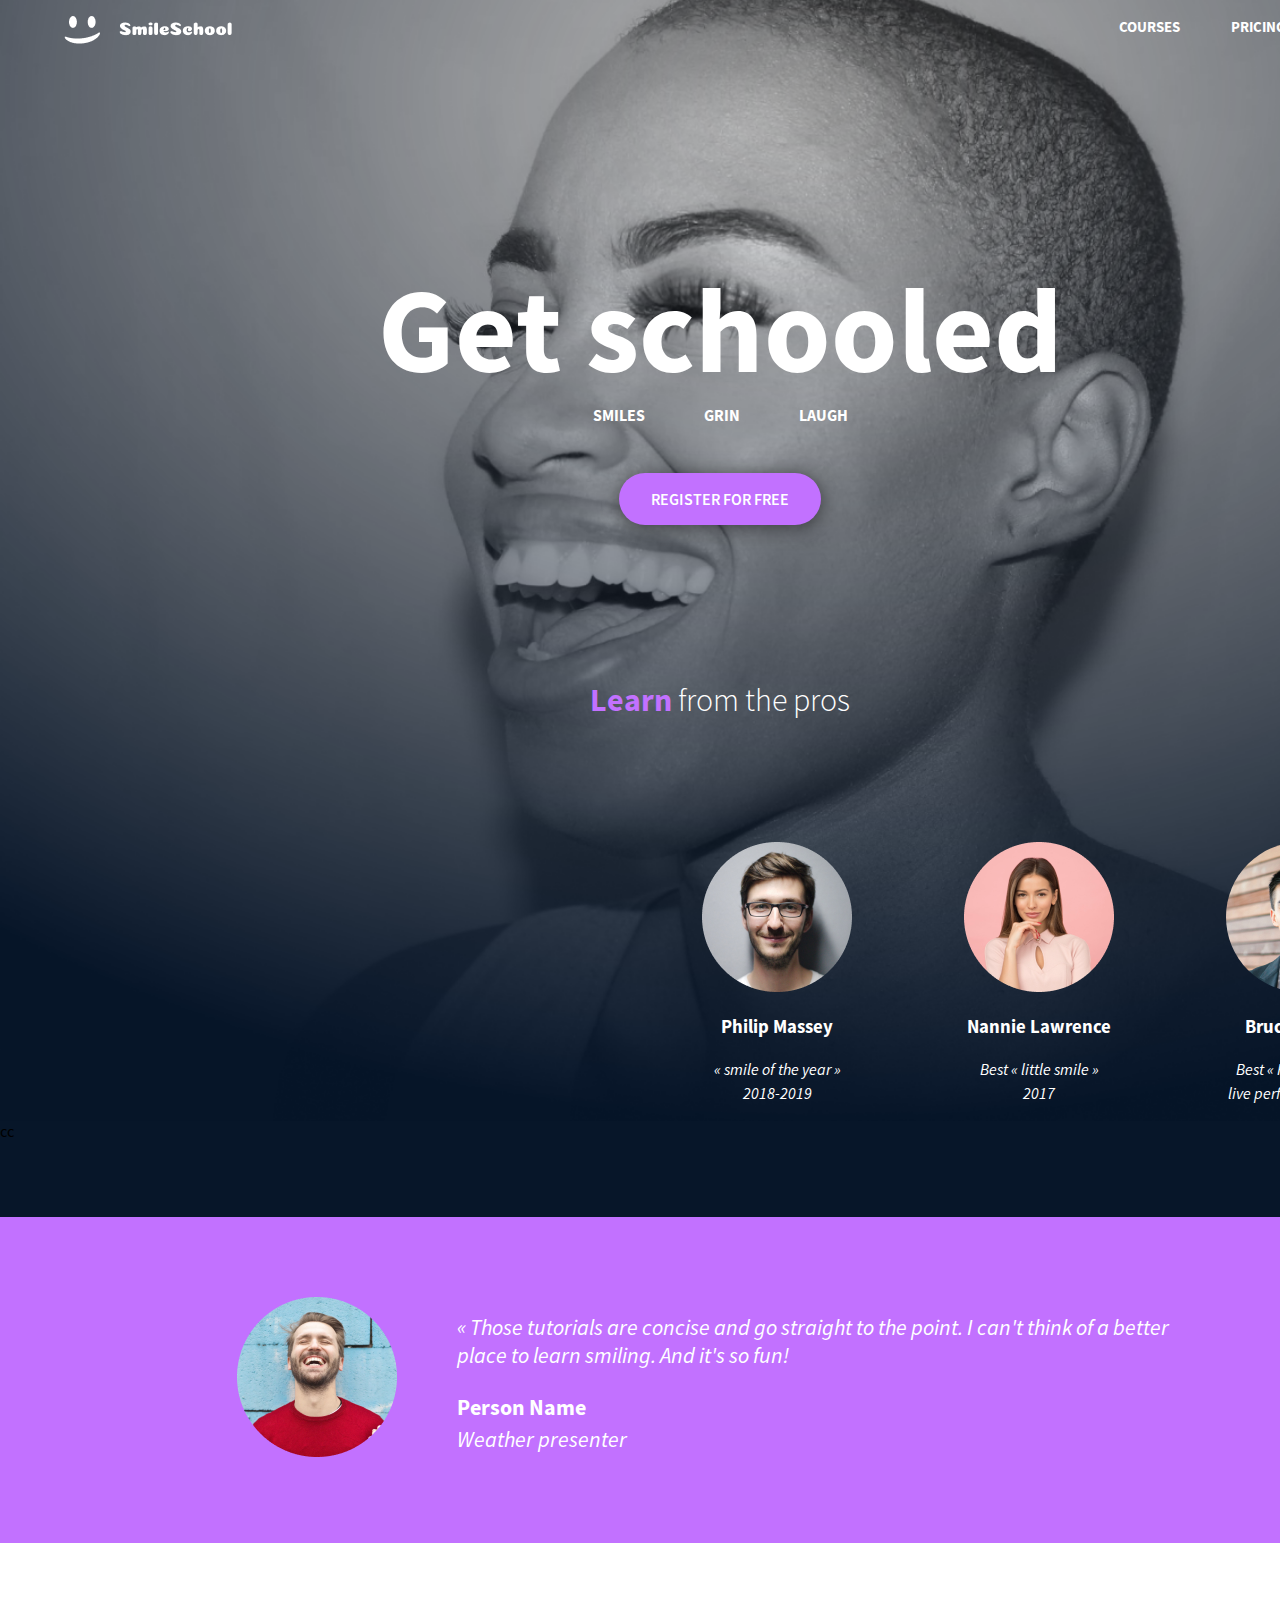
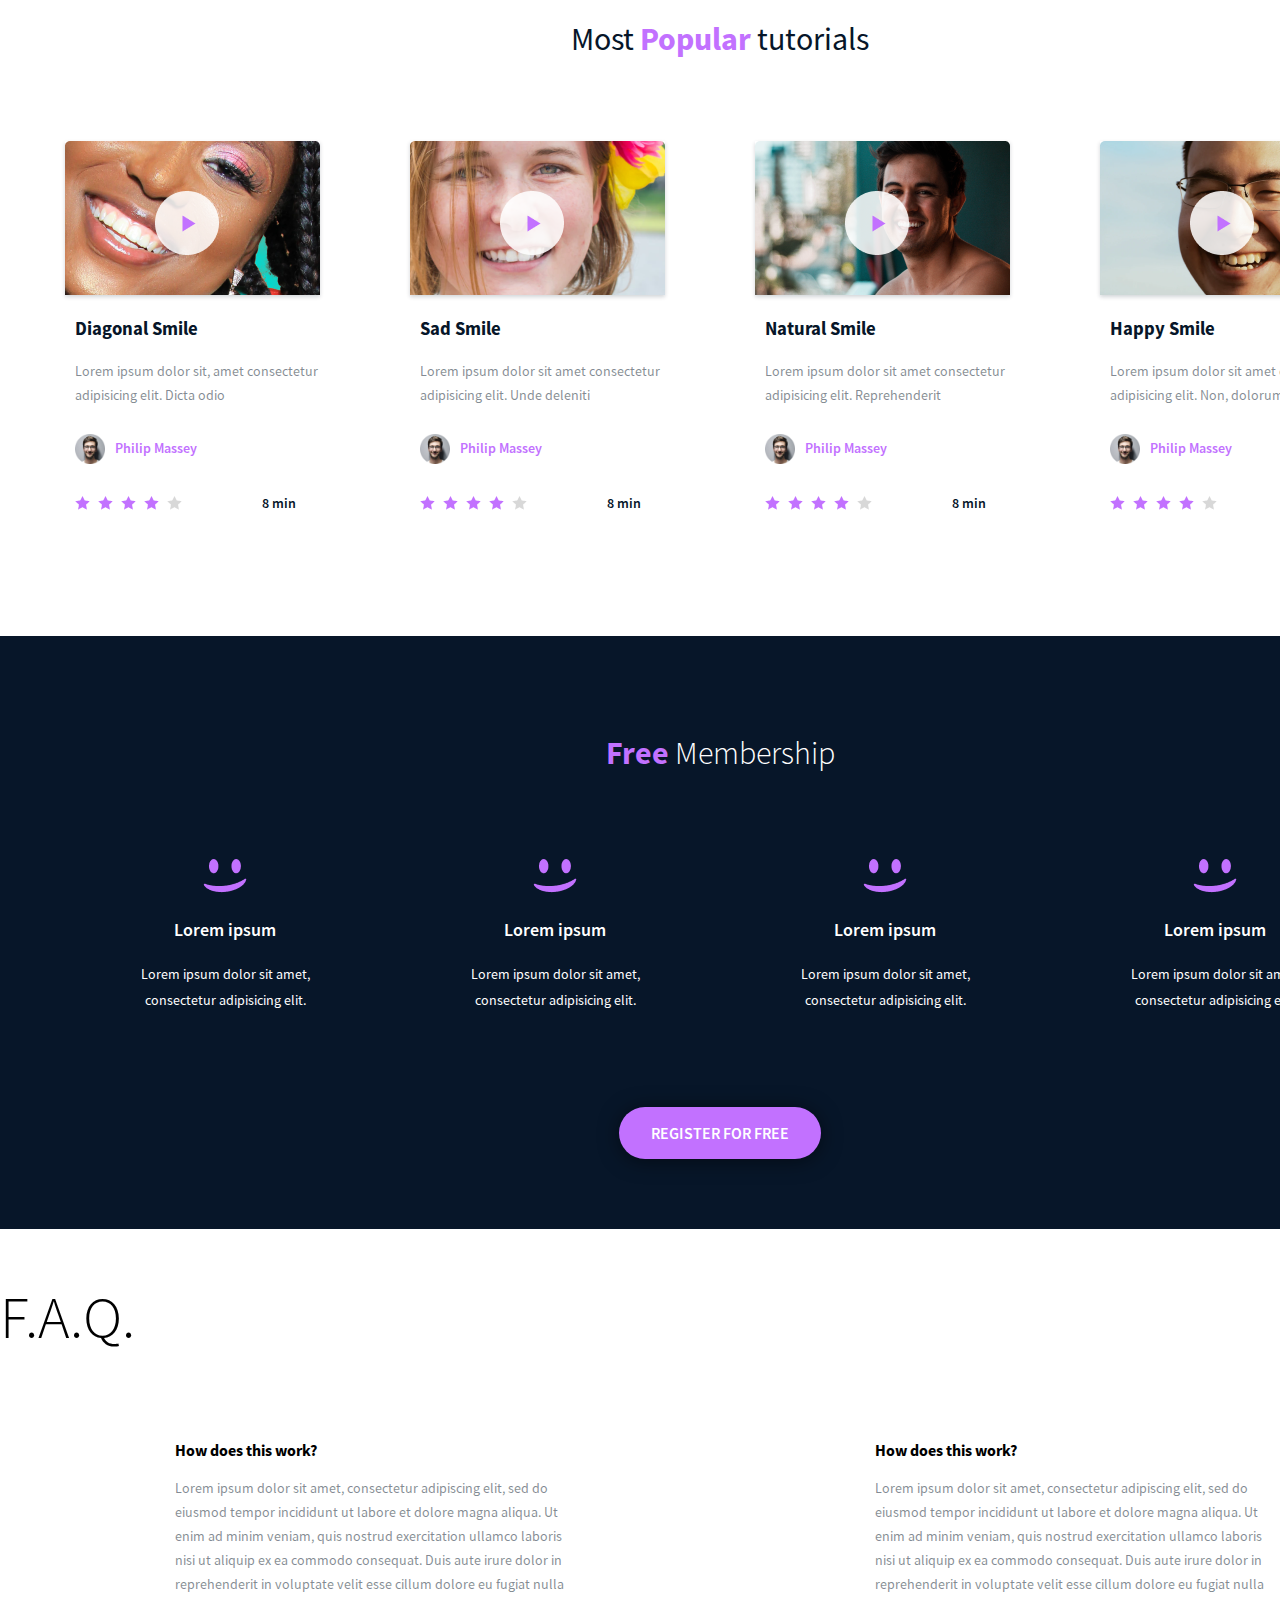
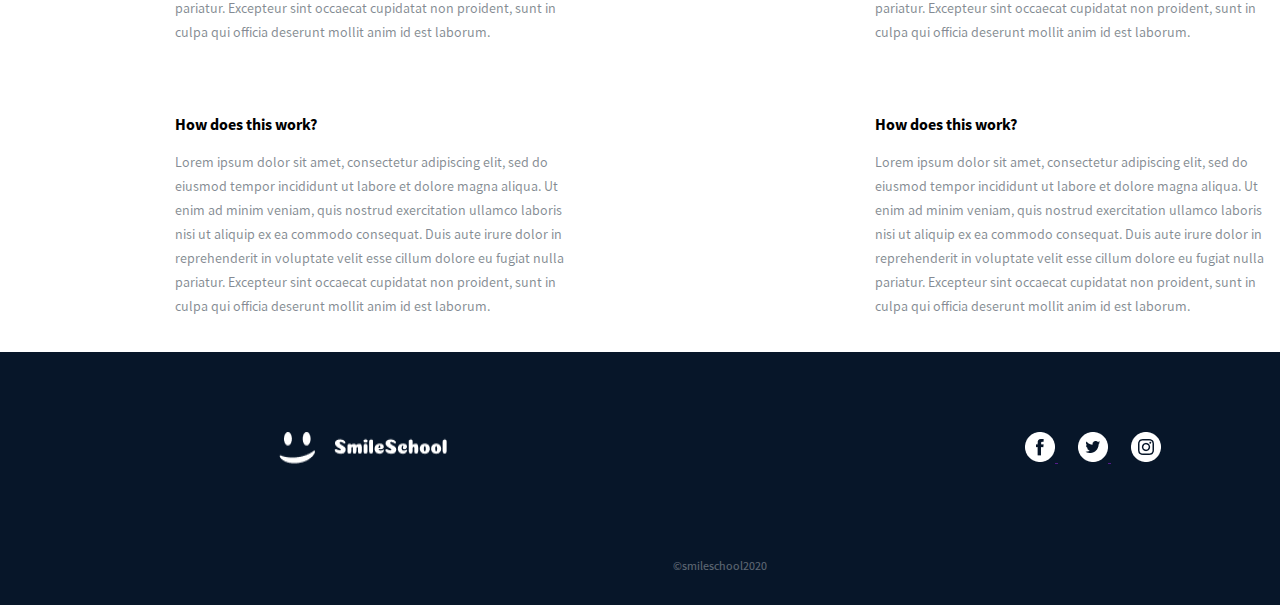
<file: css_advanced/index.html>
<!DOCTYPE html>
<html lang="en">
<head>
    <meta charset="UTF-8">
    <meta name="viewport" content="width=device-width, initial-scale=1.0">
    <link rel="stylesheet" href="styles.css">
    <title>CSS Advanced</title>
</head>
<body>
    <!-- Navigation Section -->
    <div class="banner">
        <header>
            <img src="image/logo.png" alt="" class="logo">
            <nav>
                <a href="">COURSES</a>
                <a href="">PRICING</a>
                <a href="">LOGIN</a>
            </nav>
        </header>

        <!-- Header Section -->
        <div class="main">
            <section class="main1">
                <div>
                    <h1>Get schooled</h1>
                    <p class="sgl">SMILES GRIN LAUGH</p>
                    <button class="first-button">REGISTER FOR FREE</button>
                </div>
                <div class="pro-sect">
                    <h2 class="heading2"><span class="learn">Learn</span> from the pros</h2>
                    <div class="pros">
                        <div>
                            <img src="image/1.png" alt="portrait-photo">
                            <h3 class="name">Philip Massey</h3>
                            <p class="pro-content">« smile of the year » 2018-2019</p>
                        </div>
                        <div>
                            <img src="image/3.png" alt="portrait-photo">
                            <h3 class="name">Nannie Lawrence</h3>
                            <p class="pro-content"> Best « little smile » 2017</p>
                        </div>
                        <div>
                            <img src="image/2.png" alt="portrait-photo" style="border-radius: 50%;">
                            <h3 class="name">Bruce Walters</h3>
                            <p class="pro-content"> Best « Friend smile » live performance 2019</p>
                        </div>
                        <div>
                            <img src="image/4.png" alt="portrait-photo">
                            <h3 class="name">Henry Hughes</h3>
                            <p class="pro-content"> « 24th smiles » winner 2016-2019</p>
                        </div>
                    </div>
                </div>
            </section>
        </div>
    </div>
    <div class="blank">cc</div>

    <main>
        <!-- Testimonial Section -->
        <section id="testimonial-section">
            <div class="testimonial">
                <div>
                    <img src="image/5.png" alt="smiling face">
                </div>
                <div class="qcontent">
                    <cite>« Those tutorials are concise and go straight to the point. I can't think of a better place to learn smiling. And it's so fun!</cite>
                    <p class="qname">Person Name</p>
                    <i class="qtitle">Weather presenter</i>
                </div>
            </div>
        </section>

        <!-- Tutorial Section -->
        <section class="tutorial-section">
            <h2 class="thead">Most <span class="popular">Popular</span> tutorials</h2>
            <div class="tutorial">
                <div class="smile">
                    <div class="img-parent">
                        <img src="image/9.png" alt="" class="image1">
                        <img src="image/play.png" alt="" class="image2">
                    </div>
                    <div class="tutorial-content">
                        <h3>Diagonal Smile</h3>
                        <p class="lorem">Lorem ipsum dolor sit, amet consectetur adipisicing elit. Dicta odio</p>
                        <div class="tutor">
                            <img src="image/1(1).png" alt="" class="tutor-img">
                            <h3 class="tname">Philip Massey</h3>
                        </div>
                        <div class="rate-time">
                            <img src="image/rating.png" alt="" class="rate">
                            <p class="time">8 min</p>
                        </div>
                    </div>
                </div>
                <div class="smile">
                    <div class="img-parent">
                        <img src="image/7.png" alt="" class="image1">
                        <img src="image/play.png" alt="" class="image2">
                    </div>
                    <div class="tutorial-content">
                        <h3>Sad Smile</h3>
                        <p class="lorem">Lorem ipsum dolor sit amet consectetur adipisicing elit. Unde deleniti</p>
                        <div class="tutor">
                            <img src="image/1.png" alt="" class="tutor-img">
                            <h3 class="tname">Philip Massey</h3>
                        </div>
                        <div class="rate-time">
                            <img src="image/rating.png" alt="" class="rate">
                            <p class="time">8 min</p>
                        </div>
                    </div>
                </div>
                <div class="smile">
                    <div class="img-parent">
                        <img src="image/8.png" alt="" class="image1">
                        <img src="image/play.png" alt="" class="image2">
                    </div>
                    <div class="tutorial-content">
                        <h3>Natural Smile</h3>
                        <p class="lorem">Lorem ipsum dolor sit amet consectetur adipisicing elit. Reprehenderit</p>
                        <div class="tutor">
                            <img src="image/1(1).png" alt="" class="tutor-img">
                            <h3 class="tname">Philip Massey</h3>
                        </div>
                        <div class="rate-time">
                            <img src="image/rating.png" alt="" class="rate">
                            <p class="time">8 min</p>
                        </div>
                    </div>
                </div>
                <div class="smile">
                    <div class="img-parent">
                        <img src="image/6.png" alt="" class="image1">
                        <img src="image/play.png" alt="" class="image2">
                    </div>
                    <div class="tutorial-content">
                        <h3>Happy Smile</h3>
                        <p class="lorem">Lorem ipsum dolor sit amet consectetur adipisicing elit. Non, dolorum.</p>
                        <div class="tutor">
                            <img src="image/1(1).png" alt="" class="tutor-img">
                            <h3 class="tname">Philip Massey</h3>
                        </div>
                        <div class="rate-time">
                            <img src="image/rating.png" alt="" class="rate">
                            <p class="time">8 min</p>
                        </div>
                    </div>
                </div>
            </div>
        </section>

        <!-- Membership Section -->
        <section class="membership-section">
            <h2 class="mhead"><span class="free">Free</span> Membership</h2>
            <div class="membership-content">
                <div class="membership">
                    <img src="image/smile(1).png" alt="">
                    <h3 class="mshead">Lorem ipsum</h3>
                    <p class="mscon">Lorem ipsum dolor sit amet, consectetur adipisicing elit.</p>
                </div>
                <div class="membership">
                    <img src="image/smile(1).png" alt="">
                    <h3 class="mshead">Lorem ipsum</h3>
                    <p class="mscon">Lorem ipsum dolor sit amet, consectetur adipisicing elit.</p>
                </div>
                <div class="membership">
                    <img src="image/smile(1).png" alt="">
                    <h3 class="mshead">Lorem ipsum</h3>
                    <p class="mscon">Lorem ipsum dolor sit amet, consectetur adipisicing elit.</p>
                </div>
                <div class="membership">
                    <img src="image/smile(1).png" alt="">
                    <h3 class="mshead">Lorem ipsum</h3>
                    <p class="mscon">Lorem ipsum dolor sit amet, consectetur adipisicing elit.</p>
                </div>
            </div>
            <button class="mbutton" type="submit">REGISTER FOR FREE</button>
        </section>

        <!-- F.A.Q Section -->
        <section class="faq-section">
            <h2 class="faqhead">F.A.Q.</h2>
            <div class="faq">
                <div class="faq-sec">
                    <h3 class="fhead">How does this work?</h3>
                    <p class="faq-con">Lorem ipsum dolor sit amet, consectetur adipiscing elit, sed do eiusmod tempor incididunt ut labore et dolore magna aliqua. Ut enim ad minim veniam, quis nostrud exercitation ullamco laboris nisi ut aliquip ex ea commodo consequat. Duis aute irure dolor in reprehenderit in voluptate velit esse cillum dolore eu fugiat nulla pariatur. Excepteur sint occaecat cupidatat non proident, sunt in culpa qui officia deserunt mollit anim id est laborum.</p>
                </div>
                <div class="faq-sec">
                    <h3 class="fhead">How does this work?</h3>
                    <p class="faq-con">Lorem ipsum dolor sit amet, consectetur adipiscing elit, sed do eiusmod tempor incididunt ut labore et dolore magna aliqua. Ut enim ad minim veniam, quis nostrud exercitation ullamco laboris nisi ut aliquip ex ea commodo consequat. Duis aute irure dolor in reprehenderit in voluptate velit esse cillum dolore eu fugiat nulla pariatur. Excepteur sint occaecat cupidatat non proident, sunt in culpa qui officia deserunt mollit anim id est laborum.</p>
                </div>
            </div>
            <div class="faq">
                <div class="faq-sec">
                    <h3 class="fhead">How does this work?</h3>
                    <p class="faq-con">Lorem ipsum dolor sit amet, consectetur adipiscing elit, sed do eiusmod tempor incididunt ut labore et dolore magna aliqua. Ut enim ad minim veniam, quis nostrud exercitation ullamco laboris nisi ut aliquip ex ea commodo consequat. Duis aute irure dolor in reprehenderit in voluptate velit esse cillum dolore eu fugiat nulla pariatur. Excepteur sint occaecat cupidatat non proident, sunt in culpa qui officia deserunt mollit anim id est laborum.</p>
                </div>
                <div class="faq-sec">
                    <h3 class="fhead">How does this work?</h3>
                    <p class="faq-con">Lorem ipsum dolor sit amet, consectetur adipiscing elit, sed do eiusmod tempor incididunt ut labore et dolore magna aliqua. Ut enim ad minim veniam, quis nostrud exercitation ullamco laboris nisi ut aliquip ex ea commodo consequat. Duis aute irure dolor in reprehenderit in voluptate velit esse cillum dolore eu fugiat nulla pariatur. Excepteur sint occaecat cupidatat non proident, sunt in culpa qui officia deserunt mollit anim id est laborum.</p>
                </div>
            </div>
        </section>
    </main>

    <!-- Footer Section -->
    <footer class="footer">
        <div class="footer-section">
            <div class="social-sec">
                <img src="image/logo.png" alt="" class="footer-logo">
                <div>
                    <a href="" class="social">
                        <img src="image/Facebook_White-1.png" alt="">
                    </a>
                    <a href="" class="social">
                        <img src="image/Twitter_White-1.png" alt="">
                    </a>
                    <a href="" class="social">
                        <img src="image/Instagram_White-1.png" alt="">
                    </a>
                </div>
            </div>
            <p class="copyright">©smileschool2020</p>
        </div>
    </footer>
</body>
</html>
</file>
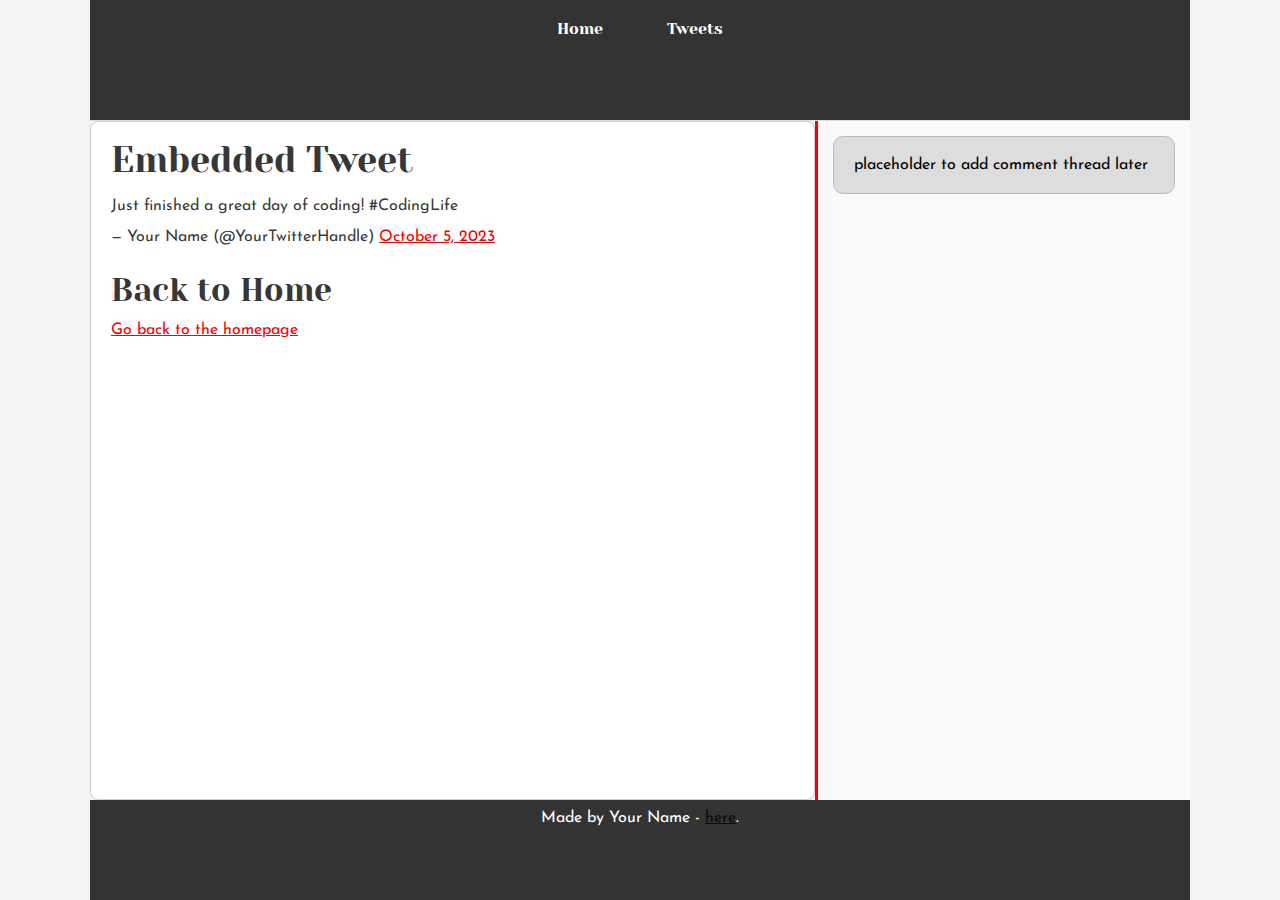
<file: css_basic/tweets.html>
<!DOCTYPE html>
<html lang="en">
<head>
    <meta charset="UTF-8">
    <meta name="viewport" content="width=device-width, initial-scale=1.0">
    <link href="base.css" rel="stylesheet">
    <link href="styles.css" rel="stylesheet">
    <title>Tweets Page</title>
</head>
<body>
    <header>
        <ul>
            <li><a href="index.html">Home</a></li>
            <li><a href="tweets.html">Tweets</a></li>
        </ul>
    </header>
    
    <main>
        <article>
            <h1>Embedded Tweet</h1>

            <!-- Embed a sample tweet -->
            <blockquote class="twitter-tweet">
                <p lang="en" dir="ltr">Just finished a great day of coding! #CodingLife</p>&mdash; Your Name (@YourTwitterHandle) 
                <a href="https://twitter.com/YourTwitterHandle/status/1234567890123456789">October 5, 2023</a>
            </blockquote>
            <script async src="https://platform.twitter.com/widgets.js" charset="utf-8"></script>

            <h2>Back to Home</h2>
            <p><a href="index.html">Go back to the homepage</a></p>
        </article>
        
        <aside>
            <p>placeholder to add comment thread later</p>
        </aside>
    </main>

    <footer>
        <p>Made by Your Name - <a href="https://www.example.com" target="_blank">here</a>.</p>
    </footer>
</body>
</html>
</file>
<file: css_advanced/styles.css>
/* font source-sans-pro black*/
@font-face {
    font-family: 'source-sans-pro';
    src: url('source-sans-pro/SourceSansPro-Black.otf');
    font-weight: 900;
    font-style: normal;
}

/* font source-sans-pro regular*/

@font-face {
    font-family: 'source-sans-pro';
    src: url('source-sans-pro/SourceSansPro-Regular.otf');
    font-weight: normal;
    font-style: normal;
}

/* font source-sans-pro black italic */
@font-face {
    font-family: 'source-sans-pro';
    src: url('source-sans-pro/SourceSansPro-BlackIt.otf');
    font-weight: 900;
    font-style: italic;
}

/* font source-sans-pro bold */

@font-face {
    font-family: 'source-sans-pro';
    src: url('source-sans-pro/SourceSansPro-Bold.otf');
    font-weight: bold;
    font-style: normal;
}

/* font source-sans-pro bold italic */

@font-face {
    font-family: 'source-sans-pro';
    src: url('source-sans-pro/SourceSansPro-BoldIt.otf');
    font-weight: bold;
    font-style: italic;
}

/* font source-sans-pro extra light */

@font-face {
    font-family: 'source-sans-pro';
    src: url('source-sans-pro/SourceSansPro-ExtraLight.otf');
    font-weight: 200;
    font-style: normal;
}

/* font source-sans-pro extra light italic */

@font-face {
    font-family: 'source-sans-pro';
    src: url('source-sans-pro/SourceSansPro-ExtraLightIt.otf');
    font-weight: 200;
    font-style: italic;
}

/* font source-sans-pro italic */
@font-face {
    font-family: 'source-sans-pro';
    src: url('source-sans-pro/SourceSansPro-It.otf');
    font-weight: normal;
    font-style: italic;
}

/* font source-sans-pro light */

@font-face {
    font-family: 'source-sans-pro';
    src: url('source-sans-pro/SourceSansPro-Light.otf');
    font-weight: 300;
    font-style: normal;
}

/* font source-sans-pro light italic */

@font-face {
    font-family: 'source-sans-pro';
    src: url('source-sans-pro/SourceSansPro-LightIt.otf');
    font-weight: 300;
    font-style: italic;
}

/* font source-sans-pro semi bold */

@font-face {
    font-family: 'source-sans-pro';
    src: url('source-sans-pro/SourceSansPro-Semibold.otf');
    font-weight: 600;
    font-style: normal;
}

/* font source-sans-pro semi bold italic */

@font-face {
    font-family: 'source-sans-pro';
    src: url('source-sans-pro/SourceSansPro-SemiboldIt.otf');
    font-weight: 600;
    font-style: italic;
}

/* Variables */

:root {
    --color-primary: #C271FF;
    --color-light-black: #071629;
    --color-white: #FFFFFF;
    --color-black: #000000;
    --color-gray: #D8D8D8;
    --radial-gradient: #29303D00, #071629;

    --primary-text-color: var(--color-white);
    --secondary-text-color: var(--color-black);

    --font-family-base: 'Source Sans Pro';
    --font-align: center;
    --font-style: normal;


    /* HEADER */

    --header-width: 68.96rem;
    --header-height: 1.84rem;
    --header-font-family: var(--font-family-base);
    --header-font-size: 0.93rem;
    --header-menu-height: 0.75rem;
    --header-menu-font-weight: 700;
    --header-menu-line-height: normal;
    --header-menu-font-style: var(--font-style);
    --header-font-color: var(--color-white);

    /* LOGO */

    --logo-width: 10.44rem;
    --logo-height: 1.84rem;
    
    /* LINKS */

    --link-text-color: var(--color-white);
    --link-text-decoration: none;

    /* MAIN */

    --main-text-color: var(--color-white);
    --main-font-family: var(--font-family-base);
    --main-heading-font-size: 7.5rem;

    /* BUTTON */
    /* --button-width: 10.12rem; */
    /* --button-height: 4.75rem; */
    --button-font-size: 1rem;
    --button-background-color: var(--color-primary);
    --button-font-weight: 600;
    --button-font-style: var(--font-style);
    --button-line-height: normal;
    --button-box-shadow: 0px 2px 20px 0px rgba(0, 0, 0, 0.50);
    --button-text-color: var(--color-white);
    --button-border-radius: 50px;

    
}

/* Base */

*, *:before, *:after {
    box-sizing: border-box;
}

html {
    scroll-behavior: smooth;
    font-family: 'source-sans-pro';
}

body {
    font-family: var(--font-family-base);
    min-width: 90rem;
    margin: 0px;
    padding: 0px;
    font-family: 'source-sans-pro';
}

button {
    text-align: var(--font-align);
    background-color: var(--button-background-color);
    color: var(--button-text-color);
    padding: 1rem 2rem;
    border-radius: var(--button-border-radius);
    box-shadow: var(--button-box-shadow);
    border: none;
    font-size: var(--button-font-size);
    font-weight: 600;
    font-family: 'source-sans-pro';
}

/* Header And Banner */

.banner {
    background-image: url(image/Object.png);
    background-size: cover;
    background-repeat: no-repeat;
    width: 100%;
    display: flex;
    flex-direction: column;
    text-align: var(--font-align);
    background-color: #071629;
}

header {
    display: flex;
    justify-content: space-between;
    padding: 1rem 4rem;
}

nav>a {
    color: var(--link-text-color);
    text-decoration: var(--link-text-decoration);
    font-weight: var(--header-menu-font-weight);   
    line-height: var(--header-menu-line-height);
    font-style: var(--header-menu-font-style);
    font-size: var(--header-font-size);
    height: var(--header-menu-height);
    padding-left: 3rem;
}

.main1 {
    color: var(--main-text-color);
    display: flex;
    flex-direction: column;
    justify-content: center;
    align-items: center;
}

h1 {
    font-size: 7.5rem;
    text-align: center;
    margin-bottom: 0rem;
    margin-top: 12rem;
    font-weight: 700;
}

.sgl {
    margin-top: 0rem;
    word-spacing: 3.5rem;
    font-size: 1rem;
    font-weight: 700;
}

.first-button {
    margin-top: 2rem;
}

.pro-sect {
    margin-top: 8rem;
}

.heading2 {
    font-size: 2rem;
    font-weight: 300;
    font-style: normal;
    line-height: normal;
}

.learn {
    color: var(--color-primary);
    font-weight: 700;
}

.pros {
    display: flex;
    flex-direction: row;
    justify-content: space-around;
    width: 9.375rem;
    text-align: var(--font-align);
    align-items: center;
    padding-top: 6rem;
}

.pros>div {
    padding-left: 7rem;
}

.pros>div.name {
    line-height: 1.69rem;
    font-size: 1.125rem;
    font-weight: 900;
}

.pro-content {
    line-height: 1.5rem;
    font-size: 1rem;
    font-style: italic;
    font-weight: 400;
}

.blank{
    background-color: #071629;
    width: 100%;
    margin-top: 0rem;
    padding-top: 0rem;
    height: 6rem;
}

/* TESTIMONIAL SECTION */

#testimonial-section{
    width: 100%;
    background-color: var(--color-primary);
}

.testimonial {
    padding: 80px 0px;
    display: flex;
    justify-content: center;
    align-items: center;
    color: var(--color-white);
    font-size: 1.375rem;
    text-align: left;
}

.qcontent {
    width: 56%;
    padding-left: 60px;
    margin-top: 7px;
}

.qname {
    font-weight: 700;
    line-height: 2.1rem;
    margin-bottom: 0px;
}

.qtitle {
    font-weight: 400;
    line-height: 0rem;
    font-style: italic;
    padding-top: 0px;
}

.img-parent {
    position: relative;
    top: 0;
    left: 0;
}

.image1 {
    position: relative;
    top: 0;
    left: 0;
    box-shadow: 0px 2px 4px 0px rgba(7, 22, 41, 0.18);
}

.image2 {
    position: absolute;
    top: 50px;
    left: 90px;
}

.tutorial-section {
    width: 100%;
    display: flex;
    flex-direction: column;
    justify-content: center;
    align-items: center;
    padding-bottom: 100px;
}

.thead {
    text-align: center;
    font-size: 32px;
    font-family: 'source-sans-pro';
    font-weight: 400;
    color: var(--color-light-black);
    padding: 50px 0px;
}

.popular {
    color: var(--color-primary);
    font-weight: 700;
}

.tutorial {
    display: flex;
    justify-content: space-around;
    align-items: space-around;
    text-align: left;
    padding: 5px 30px;
}

.tutorial {
    display: flex;
    justify-content: space-around;
    align-items: space-around;
    text-align: left;
    padding: 5px 30px;
}

.smile {
    width: 20%;
    font-weight: 700;
    font-size: 16px;
    color: #071629;
    font-family: 'source-sans-pro';
}

.tutorial-content {
    padding: 0px 10px;
}

.lorem {
    font-size: 14px;
    font-weight: 400;
    line-height: 24px;
    color: rgba(7, 22, 41, 0.50);
}

.tutor {
    display: flex;
    align-items: center;
}

.tutor-img {
    width: 30px;
    height: 30px;
}

.tname {
    font-size: 14px;
    font-weight: 600;
    line-height: 27px;
    color: var(--color-primary);
    padding-left: 10px;
}

.rate-time {
    display: flex;
    justify-content: space-between;
    align-items: center;
}

.time {
    padding-right: 35px;
    font-size: 14px;
    font-weight: 600;
    line-height: 27px;
}

.membership-section {
    background-color: #071629;
    width: 100%;
    color: var(--color-white);
    display: flex;
    flex-direction: column;
    justify-content: center;
    align-items: center;
    padding: 70px 50px;
}

.mhead {
    font-size: 32px;
    font-weight: 300;
}

.free {
    color: var(--color-primary);
    font-weight: 700;
}

.membership-content {
    display: flex;
    justify-content: space-around;
    align-items: space-around;
    text-align: center;
    margin: 60px 10px;
}

.membership {
    padding:0px 60px;
}

.mshead {
    font-size: 18px;
    font-weight: 600;
    line-height: 26px;
}

.mscon {
    font-size: 14px;
    font-weight: 400;
    line-height: 26px;
}

.mbutton {
    margin-top: 20px;
}
.faq {
    display: flex;
    justify-content: space-around;
    align-items: flex-start;
    padding: 0px 20px;
}

.faq-sec {
    margin: 20px 80px;
    padding: 0px 75px;
}

.fhead {
    font-size: 16px;
    font-weight: 700;
}

.faq-con {
    font-size: 14px;
    font-weight: 400;
    line-height: 24px;
    color: #07162980
}

.faqhead {
    font-size: 60px;
    font-weight: 300;
}

footer {
    background-color: #071629;
    padding-top: 80px;
    padding-bottom: 20px;
}

.social-sec {
    display: flex;
    justify-content: space-around;
}

.social {
    padding-left: 20px;
}

.copyright {
    text-align: center;
    font-size: 12px;
    font-weight: 400;
    opacity: 0.3517;
    padding-top: 80px;
    color: var(--color-white);
}
</file>
<file: css_basic/base.css>
/* Importing webfonts */
/* (If you're learning CSS, you should disregard that) */

@import url(https://fonts.googleapis.com/css?family=Yeseva+One);
@import url(https://fonts.googleapis.com/css?family=Josefin+Sans:400,700,700italic,400italic);


/* CSS reset rules */

html, body {
	height: 100%;
	min-height: 100%;
}
html, body, div, span, applet, object, iframe,
h1, h2, h3, h4, h5, h6, p, blockquote, pre,
a, abbr, acronym, address, big, cite, code,
del, dfn, img, ins, kbd, q, s, samp,
small, strike, sub, sup, tt, var,
b, u, i, center,
dl, dt, dd,
fieldset, form, label, legend,
table, caption, tbody, tfoot, thead, tr, th, td,
article, aside, canvas, details, embed, 
figure, figcaption, footer, header, hgroup, 
menu, nav, output, ruby, section, summary,
time, mark, audio, video {
	margin: 0;
	padding: 0;
	border: 0;
	font-size: 100%;
	font: inherit;
	vertical-align: baseline;
}
/* HTML5 display-role reset for older browsers */
article, aside, details, figcaption, figure, 
footer, header, hgroup, menu, nav, section {
	display: block;
}
body {
	line-height: 1;
}
blockquote, q {
	quotes: none;
}
blockquote:before, blockquote:after,
q:before, q:after {
	content: '';
	content: none;
}
table {
	border-collapse: collapse;
	border-spacing: 0;
}


/* Fonts and colors */

body {
	font-family: 'Josefin Sans', serif;
	color: rgba(0, 0, 0, 0.8);
}
h1, h2, h3, h4, h5, h6, header {
	font-family: 'Yeseva One', sans-serif;
}
article {
}
header {
	border-bottom: 1px solid rgb(221,221,221);
	transition: border-bottom-color 1s ease;
}
header a {
	color: rgba(0, 0, 0, 0.8);
}
aside {
	background: #FAFAFA;
}
aside p {
	border: 1px solid #bbb;
	background: #ddd;
	color: black;
}
footer a {
	color: rgba(0, 0, 0, 0.8);
}
a {
	color: #F80002;
}


/* Positioning and margins */

@media (min-width: 1100px) {
	body {
		width: 1100px;
		margin: 0 auto;
	}
}

article {
	padding: 50px 15px;
}
article > *:first-child {
	margin-top: 0;
}
aside {
	padding: 50px 15px;
}
header .right {
	float: right;
	margin: 0 10px 15px;
}


/* Header */
header {
	padding: 20px 0;
	height: 80px;
}
header ul {
	list-style: none;
	margin: 0;
	padding: 0;
}
header li {
	display: inline;
	vertical-align:middle;
}
header li:first-child {
	margin: 0;
}
header li a {
	margin: 0 10px;
}
header li.logo {
	font-size: 36px;
}
header a {
	text-decoration: none;
}


/* Aside */

aside p {
	border-radius: 10px;
	padding: 20px 20px;
}


/* Footer */

footer {
	padding: 5px 15px;
	height: 80px;
}


/* Text styles and margins */

p {
	margin-bottom: 15px;
}
h1 {
	font-size: 36px;
	margin: 40px 0 20px;
}
h2 {
	font-size: 32px;
	margin: 30px 0 15px;
}
h3 {
	font-size: 28px;
	margin: 25px 0 10px;
}
h4 {
	font-size: 20px;
	font-weight: bold;
	margin: 20px 0 10px;
}
h5 {
	font-size: 18px;
	font-weight: bold;
	margin: 15px 0 10px;
}
h6 {
	font-weight: bold;
	margin: 5px 0;
}

@media (max-width: 800px) {
  body.works_on_smartphone {
  	display: block;
  }
  body.works_on_smartphone main {
  	display: block;
  }
  header .right {
  	float: none;
  }
}
</file>
<file: css_basic/styles.css>
/* Apply flexbox styles to the body */
body {
    display: flex;                /* Enable flexbox layout */
    flex-direction: column;      /* Arrange children in a column */
}

/* Apply flexbox styles to the main element */
main {
    display: flex;               /* Enable flexbox layout */
    flex-direction: row;        /* Arrange children in a row */
    flex: auto;                 /* Allow main to take up available space */
}

/* Styles for article */
article {
    flex: 2;                    /* Take up 2 parts of the space (⅔ of width) */
    overflow-y: auto;          /* Allow vertical scrolling */
}

/* Styles for aside */
aside {
    flex: 1;                    /* Take up 1 part of the space (⅓ of width) */
    overflow-y: auto;          /* Allow vertical scrolling */
}

/* Styles for header and footer (optional) */
header, footer {
  
  /* Add any additional styling needed for header and footer */
}



@media (max-width: 800px) {
    body.works_on_smartphone {
        display: block;
    }
    body.works_on_smartphone main {
        display: block;
    }
    header .right {
        float: none;
    }
}

/* General Styles */
body {
    background-color: #f4f4f4; /* Light background color */
    font-size: 16px;           /* Base font size */
}

/* Header Styles */
header {
    background-color: #333;    /* Dark background for the header */
    color: white;              /* White text color */
    text-align: center;        /* Centered text */
}

header a {
    color: white;              /* White link color */
    padding: 10px 20px;       /* Padding around links */
}

/* Logo Styles */
.logo {
    font-size: 40px;           /* Larger font size for the logo */
    display: inline-block;     /* Ensure it aligns well with text */
}

/* Article Styling */
article {
    background-color: white;   /* White background for article */
    border: 1px solid #ccc;    /* Light gray border */
    border-radius: 8px;        /* Rounded corners */
    padding: 20px;             /* Padding inside the article */
}

/* Aside Styling */
aside {
    background-color: #fafafa;  /* Light gray background */
    border-left: 3px solid #f80002; /* Left border for emphasis */
    padding: 15px;             /* Padding inside the aside */
}

/* Footer Styling */
footer {
    background-color: #333;    /* Dark background for footer */
    color: white;              /* White text color */
    text-align: center;        /* Centered text */
    padding: 10px;             /* Padding */
}

/* Responsive Modifications */
@media (max-width: 800px) {
    article {
        padding: 10px;         /* Less padding on small screens */
    }
    aside {
        padding: 10px;         /* Less padding on small screens */
    }
}
</file>
